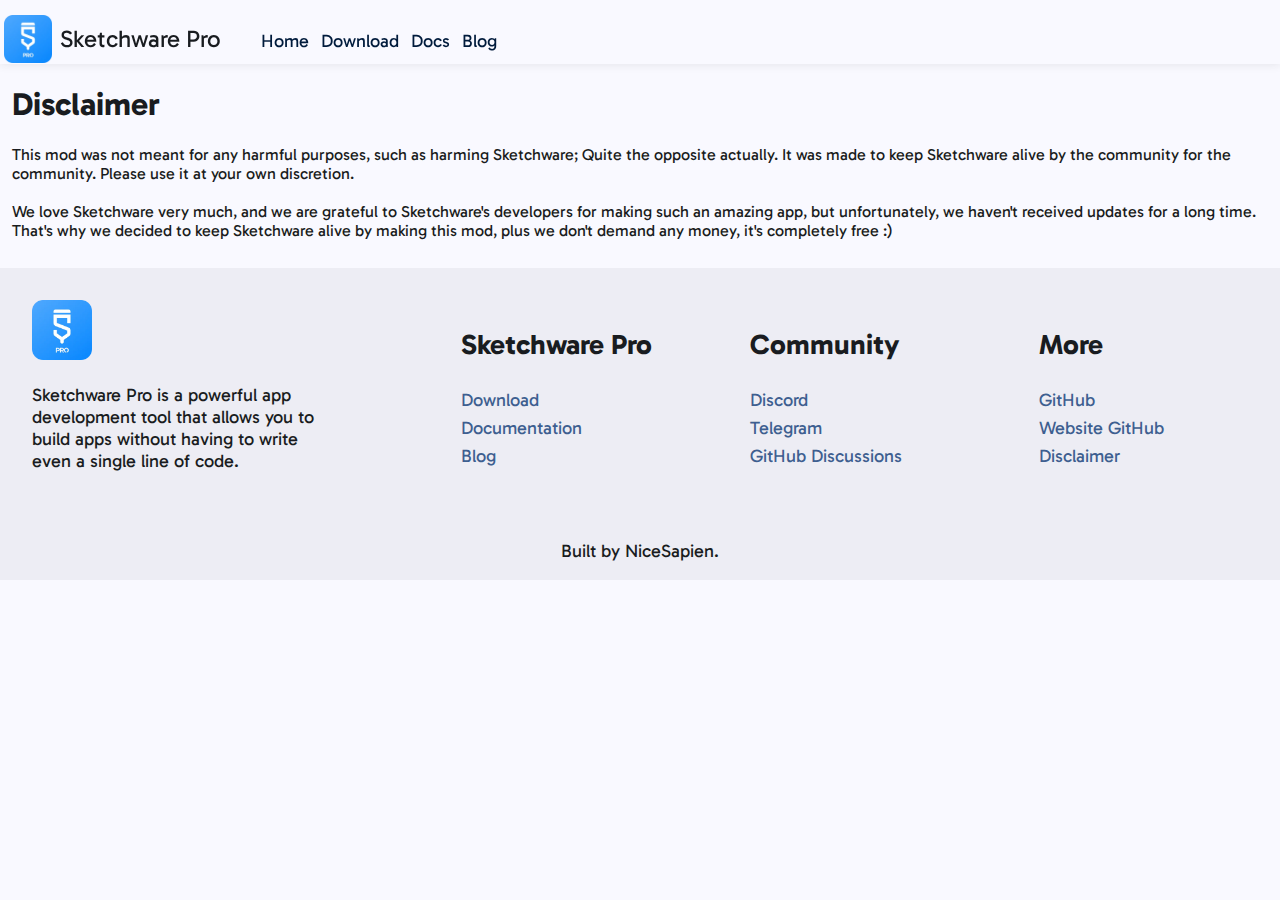
<file: disclaimer.html>
<!DOCTYPE html>
<html lang="en">
  <head>
    <!-- Google Tag Manager -->
<script>(function(w,d,s,l,i){w[l]=w[l]||[];w[l].push({'gtm.start':
  new Date().getTime(),event:'gtm.js'});var f=d.getElementsByTagName(s)[0],
  j=d.createElement(s),dl=l!='dataLayer'?'&l='+l:'';j.async=true;j.src=
  'https://www.googletagmanager.com/gtm.js?id='+i+dl;f.parentNode.insertBefore(j,f);
  })(window,document,'script','dataLayer','GTM-NFZPPW6N');</script>
  <!-- End Google Tag Manager -->
    <meta charset="UTF-8" />
    <meta name="viewport" content="width=device-width, initial-scale=1.0" />
    <link rel="preload" href="css/global-min.css" as="style">
    <link rel="stylesheet" href="css/global-min.css">
    <title>Disclaimer</title>
    <link rel="stylesheet" href="css/light.css" />
    <link rel="stylesheet" href="css/dark.css">
    <link rel="preconnect" href="https://fonts.googleapis.com">
    <link rel="preconnect" href="https://fonts.gstatic.com" crossorigin>
    <link href="https://fonts.googleapis.com/css2?family=Gabarito:wght@400&family=Poppins:ital,wght@0,500&family=Roboto:ital,wght@0,400&display=swap" rel="stylesheet">
    <link href="https://fonts.googleapis.com/css2?family=Material+Symbols+Outlined" rel="stylesheet" /> 
    <style>
 md-divider {
  padding-left: 10px;
  padding-right: 10px;
  width: 100%;
  box-sizing: border-box;
  color: var(--md-sys-color-outline);
}
    </style>
    <script>
      var navOpen;
      function openNav() {
        document.getElementById("mySidenav").style.width = "85%";
        document.getElementById("backdrop").style.display = "block";
        document.getElementById("main").style.opacity = "0.3";
        navOpen = true;
      }

      function closeNav() {
        document.getElementById("mySidenav").style.width = "0";
        document.getElementById("backdrop").style.display = "none";
        document.getElementById("main").style.opacity = "1";
        navOpen = false;
      }
      function openLink(link) {
        window.location.href = link;
      }
    </script>
  </head>
  <body id="bodi" class="light" style="width: 100%; box-sizing: border-box;">
    <!-- Google Tag Manager (noscript) -->
<noscript><iframe src="https://www.googletagmanager.com/ns.html?id=GTM-NFZPPW6N"
  height="0" width="0" style="display:none;visibility:hidden"></iframe></noscript>
  <!-- End Google Tag Manager (noscript) -->
    <header>
      <nav>
        <div class="header-container">
          <div class="logo">
            <img src="img/logo.webp" alt="SW Pro Logo" onclick="openNav()" />
            <div style="display: flex; justify-content: center">
              <p style="margin-left: 8px; font-weight: 400;" onclick="location.href = '/';">Sketchware Pro</p>
            </div>
          </div>
          <ul class="nav-links">
            <li><a href="/">Home</a></li>
            <li>
              <a href="https://sketchware-pro.vercel.app/download">Download</a>
            </li>
            <li><a href="https://sketchware-pro.vercel.app/docs">Docs</a></li>
            <li><a href="https://sketchware-pro.vercel.app/blog">Blog</a></li>
          </ul>
        </div>
      </nav>
    </header>
    <!-- this would work as the backdrop when navbar is open-->
    <div class="backdrop-container" id="backdrop" onclick=" if(navOpen){closeNav()}"></div>

    <!--the would be the drawer and it's content-->
    <div id="mySidenav" class="sidenav-container">
      <span class="drawer-close-button">
        <!--icon for closing of the navbar-->
        <div style="display: flex; width: 100%">
          <img
            src="/img/swpro.svg"
            alt="SW Pro Logo"
            style="height: 75%; width: 75%; color: white"
          />
        </div>
      </span>

      <md-divider></md-divider>
      <div id="links">
        <a href="/">
          <span class="material-symbols-outlined">home</span> Home</a
        >
        <a onclick='openLink("/download");'><span class="material-symbols-outlined">get_app</span>Download</a
        >
        <a onclick="openLink('https://sketchware-pro.vercel.app/docs')"
          ><span class="material-symbols-outlined">menu_book</span>Docs</a
        >
        <a onclick="openLink('https://sketchware-pro.vercel.app/blog')"
          ><span class="material-symbols-outlined">library_books</span>Blog</a
        >
        <md-divider></md-divider>
        <p>About</p>
        <a onclick="openLink('/team')"><span class="material-symbols-outlined">groups</span>Team</a
        >
        <a onclick="openLink('/disclaimer')"
          id='homeLink'><span class="material-symbols-outlined">warning</span>Disclaimer</a
        >
      </div>
    </div>
<div id="main" style="padding: 64px 12px 12px;">
<h1>Disclaimer</h1>
<!--- Begin your body code from here! -->
<p>This mod was not meant for any harmful purposes, such as harming Sketchware; Quite the opposite actually. It was made to keep Sketchware alive by the community for the community. Please use it at your own discretion. <br/><br/>We love Sketchware very much, and we are grateful to Sketchware's developers for making such an amazing app, but unfortunately, we haven't received updates for a long time. That's why we decided to keep Sketchware alive by making this mod, plus we don't demand any money, it's completely free :)</p>
  <script async src="https://pagead2.googlesyndication.com/pagead/js/adsbygoogle.js?client=ca-pub-2093114452213843"
     crossorigin="anonymous"></script>
<ins class="adsbygoogle"
     style="display:block; text-align:center;"
     data-ad-layout="in-article"
     data-ad-format="fluid"
     data-ad-client="ca-pub-2093114452213843"
     data-ad-slot="4994331135"></ins>
<script>
     (adsbygoogle = window.adsbygoogle || []).push({});
</script>
</div>

    <footer>
        <div id="footer">
          <div class="footer_1">
            <img src="img/logo.webp" alt="SWPro logo" style="height: 60px; width: 60px;">
            <p style="font-size: 18px; width: 70%;">Sketchware Pro is a powerful app development tool that allows you to build apps without having to write even a single line of code.</p>
          </div>
          <div class="footer_col">
            <h3>Sketchware Pro</h3>
              <a href="https://sketchware-pro.vercel.app/download">Download</a>
              <a href="https://sketchware-pro.vercel.app/docs">Documentation</a>
              <a href="https://sketchware-pro.vercel.app/blog">Blog</a>
          </div>
          <div class="footer_col">
            <h3>Community</h3>
            
            <a href="https://discord.gg/Dc8ZDBRK5V">Discord</a>
              <a href="https://t.me/sketchwarepro">Telegram</a>
              <a href="https://github.com/Sketchware-Pro/Sketchware-Pro/discussions">GitHub Discussions</a>
              
              </div>
              <div class="footer_col">
                <h3>More</h3>
                
                  <a href="https://github.com/Sketchware-Pro/Sketchware-Pro">GitHub</a>
                  <a href="https://github.com/Sketchware-Pro/Sketchware-Pro-website">Website GitHub</a>
               <a href="/disclaimer">Disclaimer</a>
                  
                  </div>
              </div>
              <p onclick="openLink('http://nicesapien.is-a.dev');">Built by NiceSapien.</p>
      </footer>
    <script>
      let colorScheme = window.matchMedia("(prefers-color-scheme: dark)");

      // Define a function to toggle the body's class
      function toggleBodyClass(e) {
        // If the user prefers dark mode, add the 'dark' class to the body
        if (e.matches) {
          document.body.classList.add("dark");
        } else {
          // Otherwise, remove the 'dark' class from the body
          document.body.classList.remove("dark");
        }
      }

      // Call the function once to set the initial class
      toggleBodyClass(colorScheme);

      // Add an event listener to the color scheme media query
      // This will call the function whenever the user changes their preference
      colorScheme.addListener(toggleBodyClass);

      // Optional: Event listener for dynamic changes
      window
        .matchMedia("(prefers-color-scheme: dark)")
        .addEventListener("change", (event) => {
          bodi.classList.remove("light"); // Always remove "light" first
          if (event.matches) {
            bodi.classList.add("dark");
          } else {
            // No need to explicitly remove "dark" here
          }
        });
</script>
        </body>
  </html>
</file>
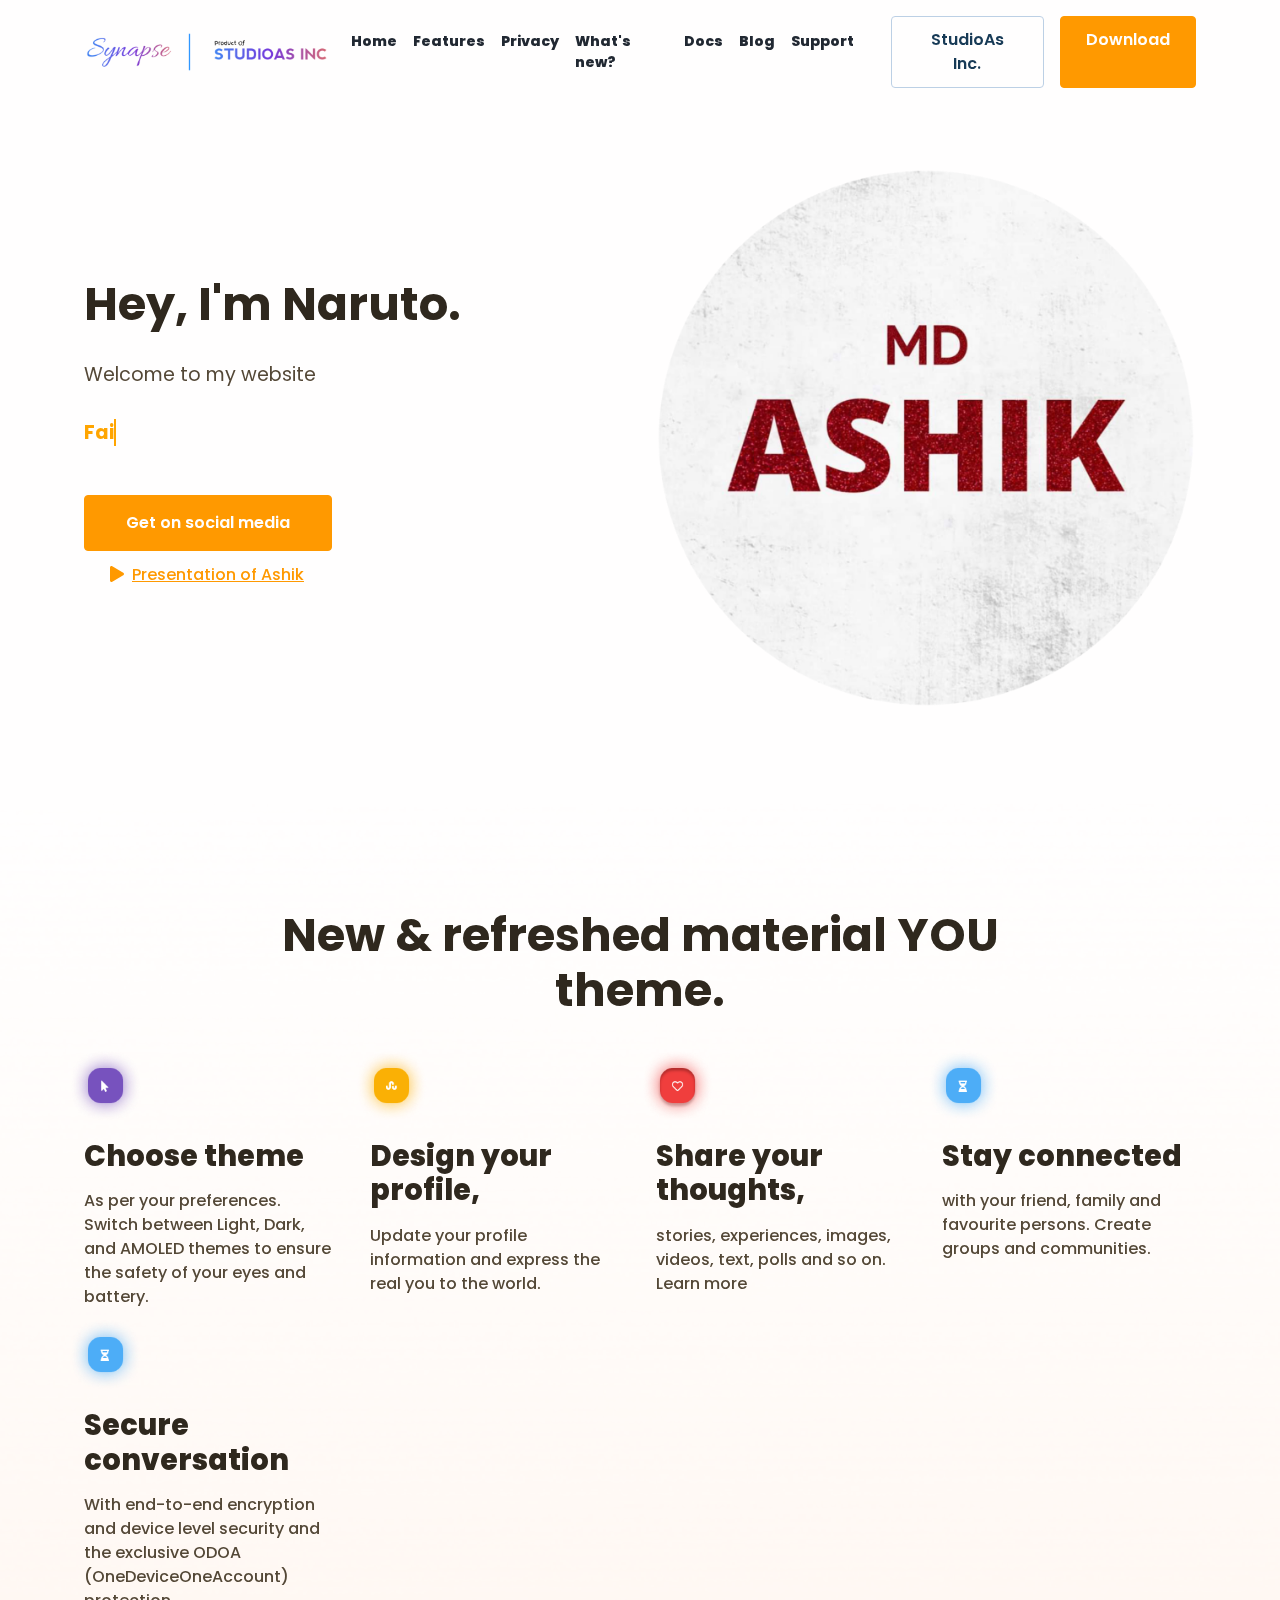
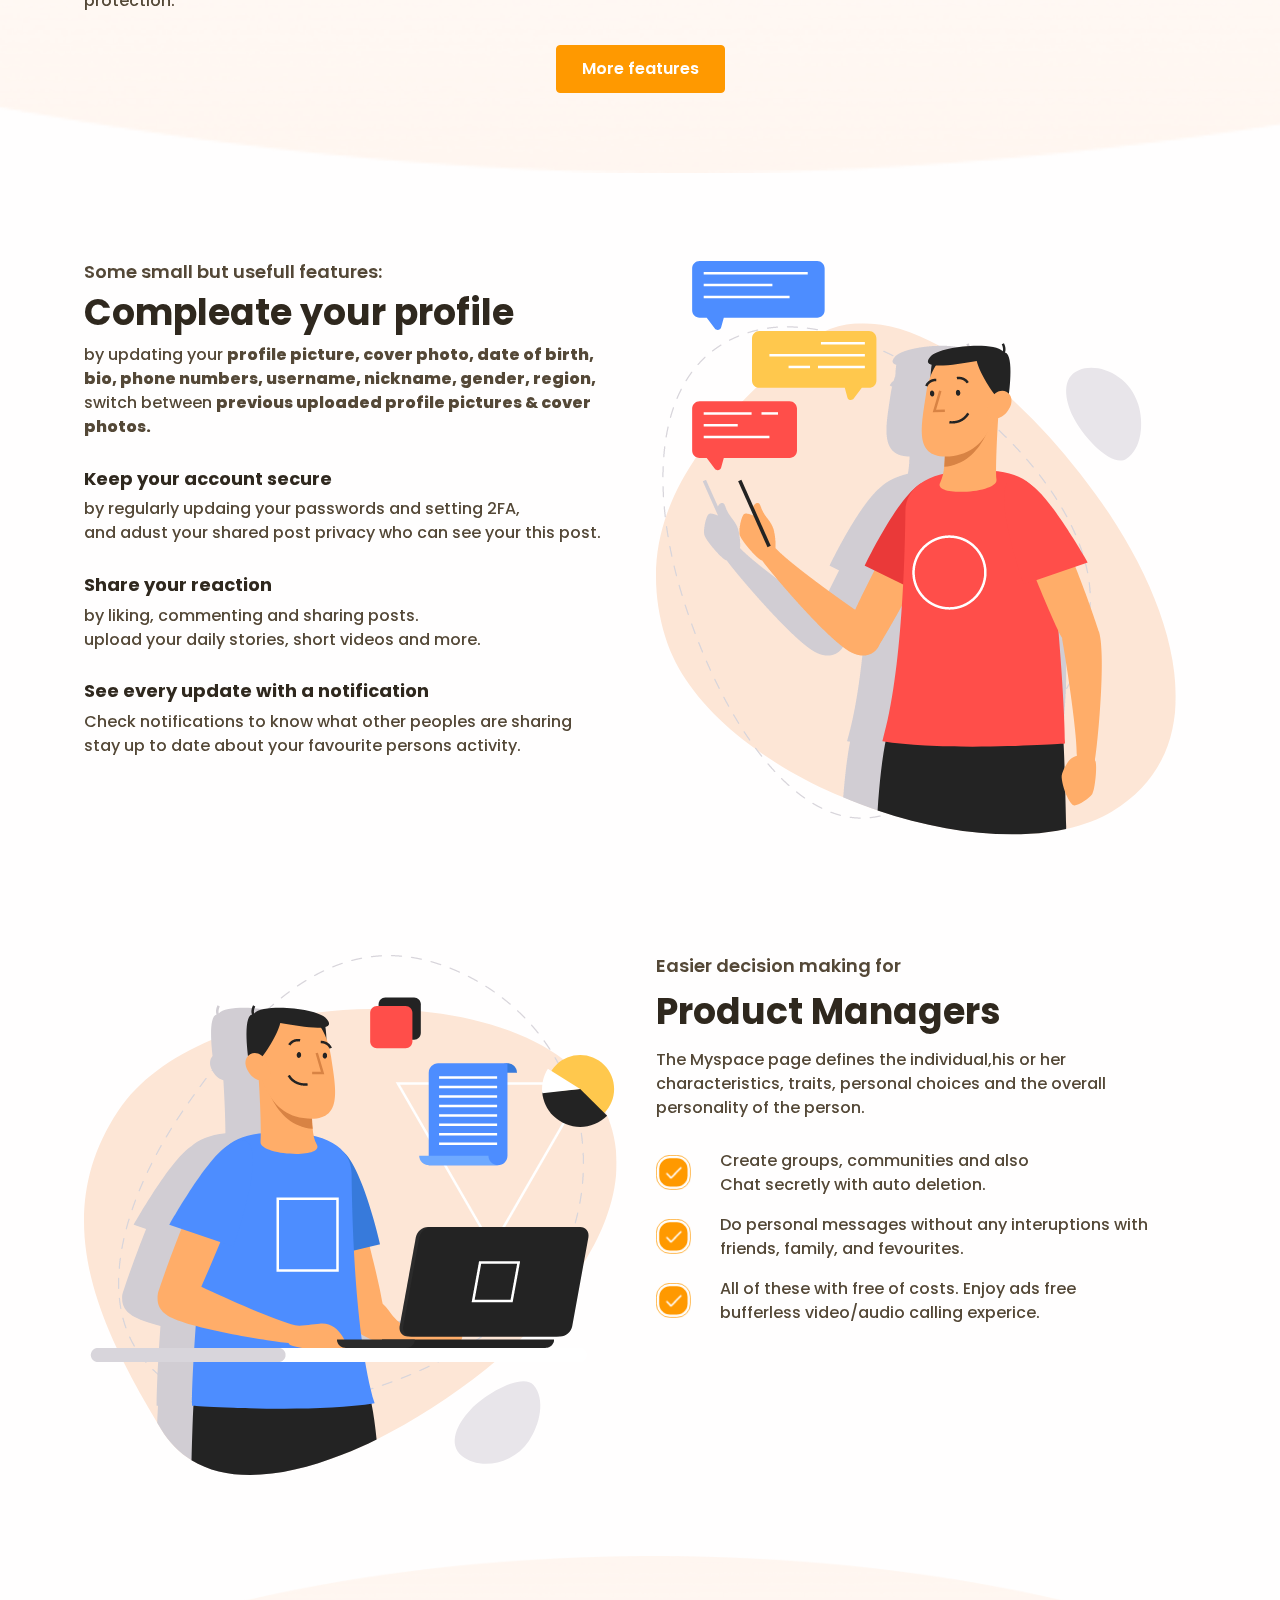
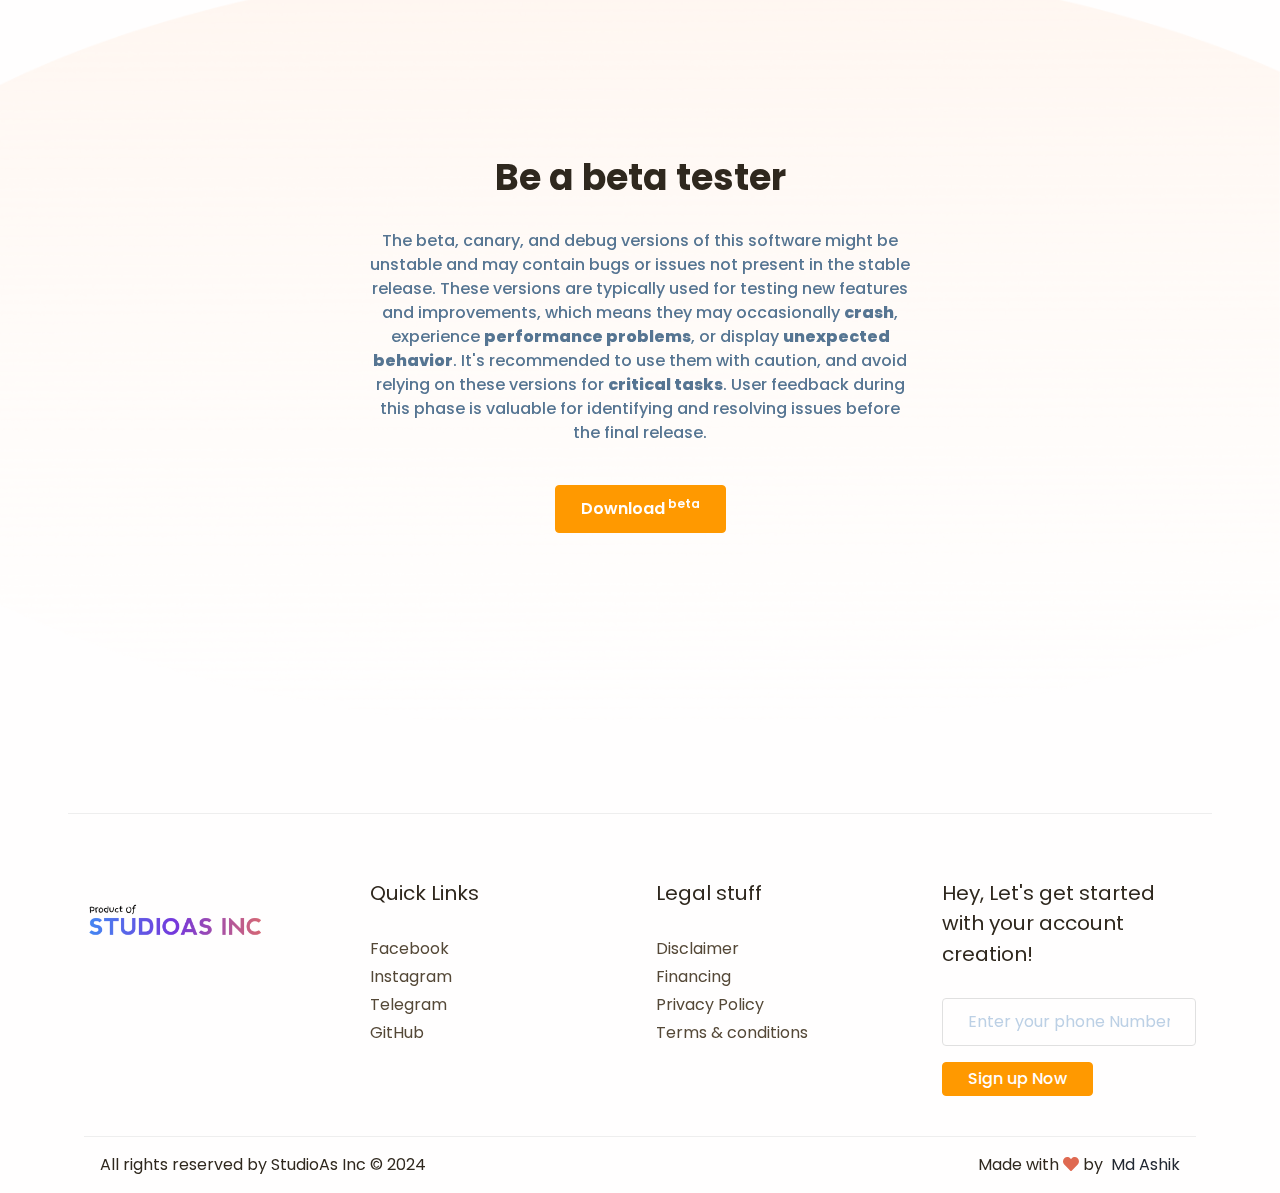
<file: iamashik.html>
<!DOCTYPE html>
<html lang="en-US" dir="ltr">

  <head>
    <meta charset="utf-8">
    <meta http-equiv="X-UA-Compatible" content="IE=edge">
    <meta name="viewport" content="width=device-width, initial-scale=1">

    <!-- ===============================================-->
    <!--    Document Title-->
    <!-- ===============================================-->
    <title>Md Naruro | Personal Informations</title>

    <!-- ===============================================-->
    <!--    Favicons-->
    <!-- ===============================================-->
    <link rel="apple-touch-icon" sizes="180x180" href="assets/img/favicons/apple-touch-icon.png">
    <link rel="icon" type="image/png" sizes="32x32" href="assets/img/favicons/favicon-32x32.png">
    <link rel="icon" type="image/png" sizes="16x16" href="assets/img/favicons/favicon-16x16.png">
    <link rel="shortcut icon" type="image/x-icon" href="assets/img/favicons/favicon.png">
    <link rel="manifest" href="assets/img/favicons/manifest.json">
    <meta name="msapplication-TileImage" content="assets/img/favicons/mstile-150x150.png">
    <meta name="theme-color" content="#ffffff">

    <!-- ===============================================-->
    <!--    Stylesheets-->
    <!-- ===============================================-->
    <link href="assets/css/theme.min.css" rel="stylesheet" />
  </head>

  <body>
    <!-- ===============================================-->
    <!--    Main Content-->
    <!-- ===============================================-->
    <main class="main" id="top">
      <nav class="navbar navbar-expand-lg navbar-light sticky-top" data-navbar-on-scroll="data-navbar-on-scroll">
        <div class="container"><a class="navbar-brand" href="synapse.html"><img src="assets/img/logo.png" height="52" alt="logo" /></a><button class="navbar-toggler" type="button" data-bs-toggle="collapse" data-bs-target="#navbarSupportedContent" aria-controls="navbarSupportedContent" aria-expanded="false" aria-label="Toggle navigation"><span class="navbar-toggler-icon"> </span></button>
          <div class="collapse navbar-collapse border-top border-lg-0 mt-4 mt-lg-0" id="navbarSupportedContent">
            <ul class="navbar-nav ms-auto">
            <li class="nav-item"><a class="nav-link" aria-current="page" href="synapse.html"><b>Home</b></a></li>
              <li class="nav-item"><a class="nav-link" aria-current="page" href="#feature"><b>Features</b></a></li>
              <li class="nav-item"><a class="nav-link" aria-current="page" href="#validation"><b>Privacy</b></a></li>
              <li class="nav-item"><a class="nav-link" aria-current="page" href="#superhero"><b>What's new?</b></a></li>
              <li class="nav-item"><a class="nav-link" aria-current="page" href="#marketing"><b>Docs</b></a></li>
              <li class="nav-item"><a class="nav-link" aria-current="page" href="#marketing"><b>Blog</b></a></li>
              <li class="nav-item"><a class="nav-link" aria-current="page" href="#marketing"><b>Support</b></a></li>
            </ul>
            <div class="d-flex ms-lg-4"><a class="btn btn-secondary-outline" href="index.html">StudioAs Inc.</a><a class="btn btn-warning ms-3" href="https://github.com/StudioAsInc/web/raw/refs/heads/main/Synapse.apk">Download</a></div>
          </div>
        </div>
      </nav>
      <section class="pt-7">
        <div class="container">
          <div class="row align-items-center">
            <div class="col-md-6 text-md-start text-center py-6">
              <h1 class="mb-4 fs-9 fw-bold">Hey, I'm Naruto.</h1>
              <p class="mb-6 lead text-secondary">
    Welcome to my website<br class="d-none d-xl-block" /><br>
    <span id="dynamic-text">Fair and lovely</span><br class="d-none d-xl-block" />
</p>
              <div class="text-center text-md-start"><a class="btn btn-warning me-3 btn-lg" href="https://github.com/StudioAsInc/web/raw/refs/heads/main/Synapse.apk" role="button">Get on social media</a><br><a class="btn btn-link text-warning fw-medium" href="#!" role="button" data-bs-toggle="modal" data-bs-target="#popupVideo"><span class="fas fa-play me-2"></span>Presentation of Ashik</a></div>
            </div>
            <div class="col-md-6 text-end"><img class="pt-7 pt-md-0 img-fluid" src="assets/img/about_ashik/main_pic.png" alt="" /></div>
          </div>
        </div>
      </section>

      <!-- ============================================-->
      <!-- <section> begin ============================-->
      <section class="pt-5 pt-md-9 mb-6" id="feature">
        <div class="bg-holder z-index--1 bottom-0 d-none d-lg-block" style="background-image:url(assets/img/category/shape.png);opacity:.5;"></div>
        <!--/.bg-holder-->
        <div class="container">
          <h1 class="fs-9 fw-bold mb-4 text-center"> New & refreshed material YOU<br class="d-none d-xl-block" /> theme.</h1>
          <div class="row">
            <div class="col-lg-3 col-sm-6 mb-2"> <img class="mb-3 ms-n3" src="assets/img/category/icon1.png" width="75" alt="Feature" />
             <h1 class="mb-3"> <b>Choose theme</b></h1>
              <p class="mb-0 fw-medium text-secondary">As per your preferences. Switch between Light, Dark, and AMOLED themes to ensure the safety of your eyes and battery.</p>
            </div>
            <div class="col-lg-3 col-sm-6 mb-2"> <img class="mb-3 ms-n3" src="assets/img/category/icon2.png" width="75" alt="Feature" />
              <h1 class="mb-3"><b>Design your profile,</b></h1>
              <p class="mb-0 fw-medium text-secondary">Update your profile information and express the real you to the world.</p>
            </div>
            <div class="col-lg-3 col-sm-6 mb-2"> <img class="mb-3 ms-n3" src="assets/img/category/icon3.png" width="75" alt="Feature" />
              <h1 class="mb-3"><b>Share your thoughts,</b></h1>
              <p class="mb-0 fw-medium text-secondary">stories, experiences, images, videos, text, polls and so on. Learn more</p>
            </div>
            <div class="col-lg-3 col-sm-6 mb-2"> <img class="mb-3 ms-n3" src="assets/img/category/icon4.png" width="75" alt="Feature" />
              <h1 class="mb-3"><b>Stay connected</b></h1>
              <p class="mb-0 fw-medium text-secondary">with your friend, family and favourite persons. Create groups and communities.</p>
            </div>
            <div class="col-lg-3 col-sm-6 mb-2"> <img class="mb-3 ms-n3" src="assets/img/category/icon4.png" width="75" alt="Feature" />
              <h1 class="mb-3"><b>Secure conversation</b></h1>
              <p class="mb-0 fw-medium text-secondary">With end-to-end encryption and device level security and the exclusive ODOA (OneDeviceOneAccount) protection. </p>
            </div>
          </div>
          <br>
          <div class="text-center"><a class="btn btn-warning" href="#!" role="button">More features</a></div>
        </div><!-- end of .container-->
      </section><!-- <section> close ============================-->
      <!-- ============================================-->



      <!-- ============================================-->
      <!-- <section> begin ============================-->
      <section class="pt-5" id="validation">
        <div class="container">
          <div class="row">
            <div class="col-lg-6">
              <h5 class="text-secondary">Some small but usefull features:</h5>
              <h3 class="mb-2 fs-7 fw-bold">Compleate your profile</h3>
              <p class="mb-4 fw-medium text-secondary">by updating your <b>profile picture, cover photo, date of birth, bio, phone numbers, username, nickname, gender, region,</b> switch between <b>previous uploaded profile pictures & cover photos.</b></p>
              <h4 class="fs-1 fw-bold">Keep your account secure</h4>
              <p class="mb-4 fw-medium text-secondary">by regularly updaing your passwords and setting 2FA,<br />and adust your shared post privacy who can see your this post.</p>
              <h4 class="fs-1 fw-bold">Share your reaction</h4>
              <p class="mb-4 fw-medium text-secondary">by liking, commenting and sharing posts.<br />upload your daily stories, short videos and more.</p>
              <h4 class="fs-1 fw-bold">See every update with a notification</h4>
              <p class="mb-4 fw-medium text-secondary">Check notifications to know what other peoples are sharing<br />stay up to date about your favourite persons activity.</p>
            </div>
            <div class="col-lg-6"><img class="img-fluid" src="assets/img/validation/validation.png" alt="" /></div>
          </div>
        </div><!-- end of .container-->
      </section><!-- <section> close ============================-->
      <!-- ============================================-->



      <!-- ============================================-->
      <!-- <section> begin ============================-->
      <section class="pt-5" id="manager">
        <div class="container">
          <div class="row">
            <div class="col-lg-6"><img class="img-fluid" src="assets/img/manager/manager.png" alt="" /></div>
            <div class="col-lg-6">
              <h5 class="text-secondary">Easier decision making for</h5>
              <p class="fs-7 fw-bold mb-2">Product Managers</p>
              <p class="mb-4 fw-medium text-secondary">The Myspace page defines the individual,his or her
                characteristics, traits, personal choices and the overall<br />personality of the person.</p>
              <div class="d-flex align-items-center mb-3"> <img class="me-sm-4 me-2" src="assets/img/manager/tick.png" width="35" alt="tick" />
                <p class="fw-medium mb-0 text-secondary">Create groups, communities and also<br />Chat secretly with auto deletion.</p>
              </div>
              <div class="d-flex align-items-center mb-3"> <img class="me-sm-4 me-2" src="assets/img/manager/tick.png" width="35" alt="tick" />
                <p class="fw-medium mb-0 text-secondary">Do personal messages without any interuptions with<br />friends, family, and fevourites.</p>
              </div>
              <div class="d-flex align-items-center mb-3"><img class="me-sm-4 me-2" src="assets/img/manager/tick.png" width="35" alt="tick" />
                <p class="fw-medium mb-0 text-secondary"> All of these with free of costs. Enjoy ads free<br />bufferless video/audio calling experice.</p>
              </div>
            </div>
          </div>
        </div><!-- end of .container-->
      </section><!-- <section> close ============================-->
      <!-- ============================================-->



      </section><!-- <section> close ============================-->
      <!-- ============================================-->



      <!-- ============================================-->
      <!-- <section> begin ============================-->
      <section class="py-md-11 py-8" id="superhero">
        <div class="bg-holder z-index--1 bottom-0 d-none d-lg-block background-position-top" style="background-image:url(assets/img/superhero/oval.png);opacity:.5; background-position: top !important ;"></div>
        <!--/.bg-holder-->
        <div class="container">
          <div class="row justify-content-center">
            <div class="col-lg-6 text-center">
              <h1 class="fw-bold mb-4 fs-7">Be a beta tester</h1>
              <p class="mb-5 text-info fw-medium">The beta, canary, and debug versions of this software might be unstable and may contain bugs or issues not present in the stable release. These versions are typically used for testing new features and improvements, which means they may occasionally <b>crash</b>, experience <b>performance problems</b>, or display <b>unexpected behavior</b>. It's recommended to use them with caution, and avoid relying on these versions for <b>critical tasks</b>. User feedback during this phase is valuable for identifying and resolving issues before the final release.</p><button class="btn btn-warning btn-md">Download<sup> beta</sup>
</button>
            </div>
          </div>
        </div><!-- end of .container-->
      </section><!-- <section> close ============================-->
      <!-- ============================================-->



      
        </div><!-- end of .container-->
      </section><!-- <section> close ============================-->
      <!-- ============================================-->



      <!-- ============================================-->
      <!-- <section> begin ============================-->
      <section class="pb-2 pb-lg-5">
        <div class="container">
          <div class="row border-top border-top-secondary pt-7">
            <div class="col-lg-3 col-md-6 mb-4 mb-md-6 mb-lg-0 mb-sm-2 order-1 order-md-1 order-lg-1"><img class="mb-4" src="assets/img/sai_logo.png" width="184" alt="" /></div>
            <div class="col-lg-3 col-md-6 mb-4 mb-lg-0 order-3 order-md-3 order-lg-2">
              <p class="fs-2 mb-lg-4">Quick Links</p>
              <ul class="list-unstyled mb-0">
                <li class="mb-1"><a class="link-900 text-secondary text-decoration-none" href="https://www.facebook.com/IamAshik.fb">Facebook</a></li>
                <li class="mb-1"><a class="link-900 text-secondary text-decoration-none" href="https://www.instagram.com/IamAshik.fb">Instagram</a></li>
                <li class="mb-1"><a class="link-900 text-secondary text-decoration-none" href="https://t.me/studioasinc">Telegram</a></li>
                <li class="mb-1"><a class="link-900 text-secondary text-decoration-none" href="https://github.com/StudioAsInc">GitHub</a></li>
              </ul>
            </div>
            <div class="col-lg-3 col-md-6 mb-4 mb-lg-0 order-4 order-md-4 order-lg-3">
              <p class="fs-2 mb-lg-4">Legal stuff</p>
              <ul class="list-unstyled mb-0">
                <li class="mb-1"><a class="link-900 text-secondary text-decoration-none" href="disclaimer.html">Disclaimer</a></li>
                <li class="mb-1"><a class="link-900 text-secondary text-decoration-none" href="something.html">Financing</a></li>
                <li class="mb-1"><a class="link-900 text-secondary text-decoration-none" href="privacy policy.html">Privacy Policy</a></li>
                <li class="mb-1"><a class="link-900 text-secondary text-decoration-none" href="terms.html">Terms & conditions</a></li>
              </ul>
            </div>
            <div class="col-lg-3 col-md-6 col-6 mb-4 mb-lg-0 order-2 order-md-2 order-lg-4">
              <p class="fs-2 mb-lg-4">Hey, Let's get started with your account creation!</p>
              <form class="mb-3"><input class="form-control" type="email" placeholder="Enter your phone Number" aria-label="phone" /></form><button class="btn btn-warning fw-medium py-1">Sign up Now</button>
            </div>
          </div>
        </div><!-- end of .container-->
      </section><!-- <section> close ============================-->
      <!-- ============================================-->



      <!-- ============================================-->
      <!-- <section> begin ============================-->
      <section class="text-center py-0">
        <div class="container">
          <div class="container border-top py-3">
            <div class="row justify-content-between">
              <div class="col-12 col-md-auto mb-1 mb-md-0">
                <p class="mb-0">All rights reserved by StudioAs Inc &copy; 2024 </p>
              </div>
              <div class="col-12 col-md-auto">
                <p class="mb-0"> Made with<span class="fas fa-heart mx-1 text-danger"> </span>by <a class="text-decoration-none ms-1" href="https://www.facebook.com/IamAshik.fb" target="_blank">Md Ashik</a></p>
              </div>
            </div>
          </div>
        </div><!-- end of .container-->
      </section><!-- <section> close ============================-->
      <!-- ============================================-->

    </main><!-- ===============================================-->
    <!--    End of Main Content-->
    <!-- ===============================================-->

    <div class="modal fade" id="popupVideo" tabindex="-1" aria-labelledby="popupVideo" aria-hidden="true">
      <div class="modal-dialog modal-dialog-centered modal-lg">
        <div class="modal-content"> <iframe class="rounded" style="width:100%;height:273px;" src="https://www.youtube.com/embed/ZB4jEfVkrik" title="YouTube video player" allow="accelerometer; autoplay; clipboard-write; encrypted-media; gyroscope; picture-in-picture" allowfullscreen></iframe></div>
      </div>
    </div>

    <!-- ===============================================-->
    <!--    JavaScripts-->
    <!-- ===============================================-->
    <script src="vendors/@popperjs/popper.min.js"></script>
    <script src="vendors/bootstrap/bootstrap.min.js"></script>
    <script src="vendors/is/is.min.js"></script>
    <script src="https://polyfill.io/v3/polyfill.min.js?features=window.scroll"></script>
    <script src="vendors/fontawesome/all.min.js"></script>
    <script src="assets/js/theme.js"></script>
    <link href="https://fonts.googleapis.com/css2?family=Poppins:wght@400;500;600;700&amp;family=Volkhov:wght@700&amp;display=swap" rel="stylesheet">
  </body>

</html>
</file>
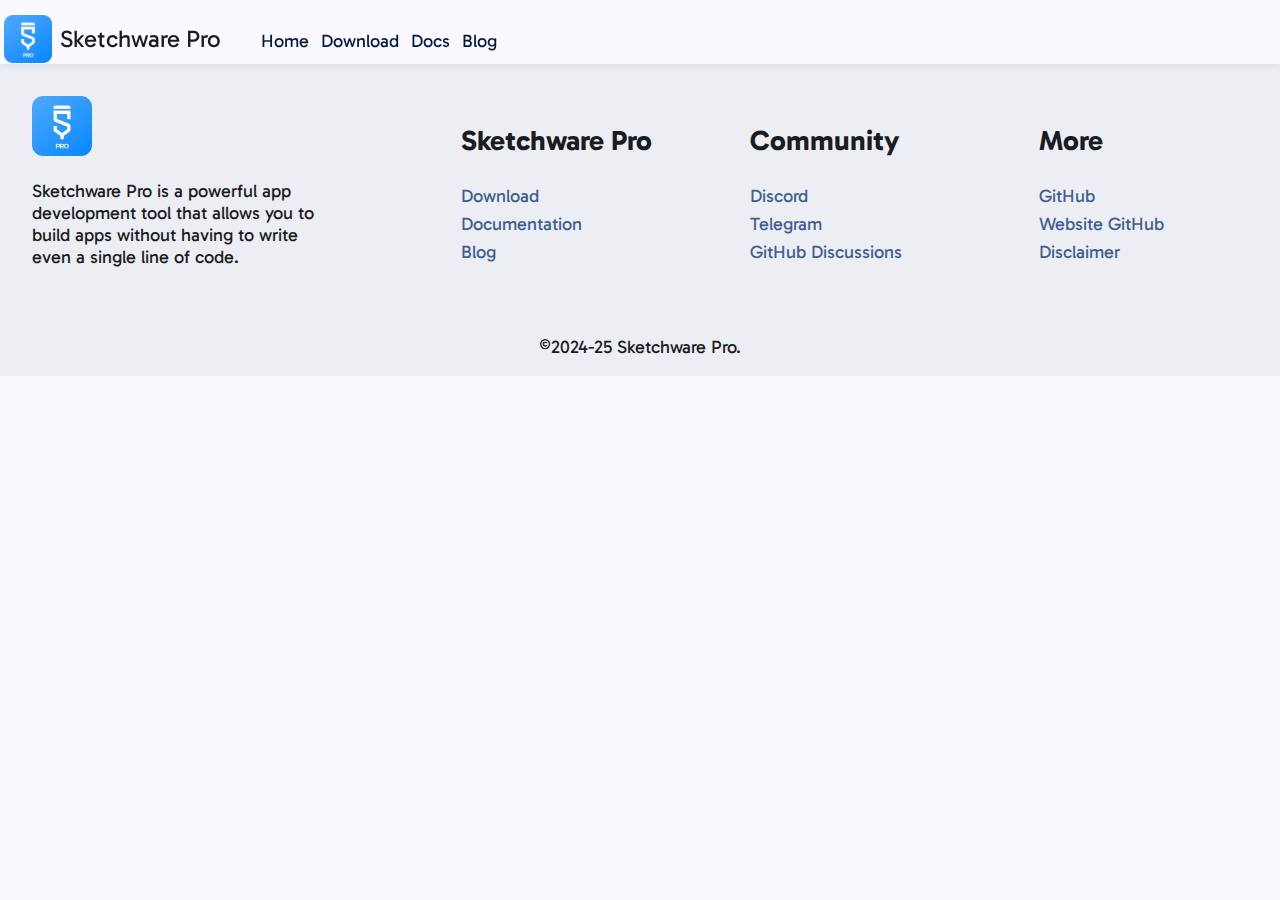
<file: scaffold.html>
<!DOCTYPE html>
<html lang="en">
  <head>
    <!-- Google Tag Manager -->
<script>(function(w,d,s,l,i){w[l]=w[l]||[];w[l].push({'gtm.start':
  new Date().getTime(),event:'gtm.js'});var f=d.getElementsByTagName(s)[0],
  j=d.createElement(s),dl=l!='dataLayer'?'&l='+l:'';j.async=true;j.src=
  'https://www.googletagmanager.com/gtm.js?id='+i+dl;f.parentNode.insertBefore(j,f);
  })(window,document,'script','dataLayer','GTM-NFZPPW6N');</script>
  <!-- End Google Tag Manager -->
    <meta charset="UTF-8" />
    <meta name="viewport" content="width=device-width, initial-scale=1.0" />
    <link rel="preload" href="css/global-min.css" as="style">
    <link rel="stylesheet" href="css/global-min.css">
    <title>Team</title>
    <link rel="stylesheet" href="/css/light.css" />
    <link rel="stylesheet" href="/css/dark.css">
    <link rel="preconnect" href="https://fonts.googleapis.com">
    <link rel="preconnect" href="https://fonts.gstatic.com" crossorigin>
    <link href="https://fonts.googleapis.com/css2?family=Gabarito:wght@400&family=Poppins:ital,wght@0,500&family=Roboto:ital,wght@0,400&display=swap" rel="stylesheet">
    <link href="https://fonts.googleapis.com/css2?family=Material+Symbols+Outlined" rel="stylesheet" /> 
    <style>
 md-divider {
  padding-left: 10px;
  padding-right: 10px;
  width: 100%;
  box-sizing: border-box;
  color: var(--md-sys-color-outline);
}
    </style>
    <script>
      var navOpen;
      function openNav() {
        document.getElementById("mySidenav").style.width = "85%";
        document.getElementById("backdrop").style.display = "block";
        document.getElementById("main").style.opacity = "0.3";
        navOpen = true;
      }

      function closeNav() {
        document.getElementById("mySidenav").style.width = "0";
        document.getElementById("backdrop").style.display = "none";
        document.getElementById("main").style.opacity = "1";
        navOpen = false;
      }
      function openLink(link) {
        window.location.href = link;
      }
    </script>
  </head>
  <body id="bodi" class="light" style="width: 100%; box-sizing: border-box;">
    <header>
      <nav>
        <div class="header-container">
          <div class="logo">
            <img src="img/logo.webp" alt="SW Pro Logo" onclick="openNav()" />
            <div style="display: flex; justify-content: center">
              <p style="margin-left: 8px; font-weight: 400;" onclick="location.href = '/';">Sketchware Pro</p>
            </div>
          </div>
          <ul class="nav-links">
            <li><a href="/">Home</a></li>
            <li>
              <a href="https://sketchware-pro.vercel.app/download">Download</a>
            </li>
            <li><a href="https://sketchware-pro.vercel.app/docs">Docs</a></li>
            <li><a href="https://sketchware-pro.vercel.app/blog">Blog</a></li>
          </ul>
        </div>
      </nav>
    </header>
    <!-- this would work as the backdrop when navbar is open-->
    <div class="backdrop-container" id="backdrop" onclick=" if(navOpen){closeNav()}"></div>

    <!--the would be the drawer and it's content-->
    <div id="mySidenav" class="sidenav-container">
      <span class="drawer-close-button">
        <!--icon for closing of the navbar-->
        <div style="display: flex; width: 100%">
          <img
            src="/img/swpro.svg"
            alt="SW Pro Logo"
            style="height: 75%; width: 75%; color: white"
          />
        </div>
      </span>

      <md-divider></md-divider>
      <div id="links">
        <a href="/">
          <span class="material-symbols-outlined">home</span> Home</a
        >
        <a onclick='openLink("/download");'
           id="homeLink"><span class="material-symbols-outlined">get_app</span>Download</a
        >
        <a onclick="openLink('https://sketchware-pro.vercel.app/docs')"
          ><span class="material-symbols-outlined">menu_book</span>Docs</a
        >
        <a onclick="openLink('https://sketchware-pro.vercel.app/blog')"
          ><span class="material-symbols-outlined">library_books</span>Blog</a
        >
        <md-divider></md-divider>
        <p>About</p>
        <a onclick="openLink('/team')"><span class="material-symbols-outlined">groups</span>Team</a
        >
        <a onclick="openLink('https://sketchware-pro.vercel.app/about')"
          ><span class="material-symbols-outlined">warning</span>Disclaimer</a
        >
      </div>
    </div>
<div id="main" style="padding-top: 64px;">

<!--- Begin your body code from here! -->

</div>

    <footer>
        <div id="footer">
          <div class="footer_1">
            <img src="img/logo.webp" alt="SWPro logo" style="height: 60px; width: 60px;">
            <p style="font-size: 18px; width: 70%;">Sketchware Pro is a powerful app development tool that allows you to build apps without having to write even a single line of code.</p>
          </div>
          <div class="footer_col">
            <h3>Sketchware Pro</h3>
              <a href="https://sketchware-pro.vercel.app/download">Download</a>
              <a href="https://sketchware-pro.vercel.app/docs">Documentation</a>
              <a href="https://sketchware-pro.vercel.app/blog">Blog</a>
          </div>
          <div class="footer_col">
            <h3>Community</h3>
            
            <a href="https://discord.gg/Dc8ZDBRK5V">Discord</a>
              <a href="https://t.me/sketchwarepro">Telegram</a>
              <a href="https://github.com/Sketchware-Pro/Sketchware-Pro/discussions">GitHub Discussions</a>
              
              </div>
              <div class="footer_col">
                <h3>More</h3>
                
                  <a href="https://github.com/Sketchware-Pro/Sketchware-Pro">GitHub</a>
                  <a href="https://github.com/Sketchware-Pro/Sketchware-Pro-website">Website GitHub</a>
               <a href="https://sketchware-pro.vercel.app/about">Disclaimer</a>
                  
                  </div>
              </div>
              <p>©2024-25 Sketchware Pro.</p>
      </footer>
    <script>
      let colorScheme = window.matchMedia("(prefers-color-scheme: dark)");

      // Define a function to toggle the body's class
      function toggleBodyClass(e) {
        // If the user prefers dark mode, add the 'dark' class to the body
        if (e.matches) {
          document.body.classList.add("dark");
        } else {
          // Otherwise, remove the 'dark' class from the body
          document.body.classList.remove("dark");
        }
      }

      // Call the function once to set the initial class
      toggleBodyClass(colorScheme);

      // Add an event listener to the color scheme media query
      // This will call the function whenever the user changes their preference
      colorScheme.addListener(toggleBodyClass);

      // Optional: Event listener for dynamic changes
      window
        .matchMedia("(prefers-color-scheme: dark)")
        .addEventListener("change", (event) => {
          bodi.classList.remove("light"); // Always remove "light" first
          if (event.matches) {
            bodi.classList.add("dark");
          } else {
            // No need to explicitly remove "dark" here
          }
        });
</script>
        </body>
</html>
</file>
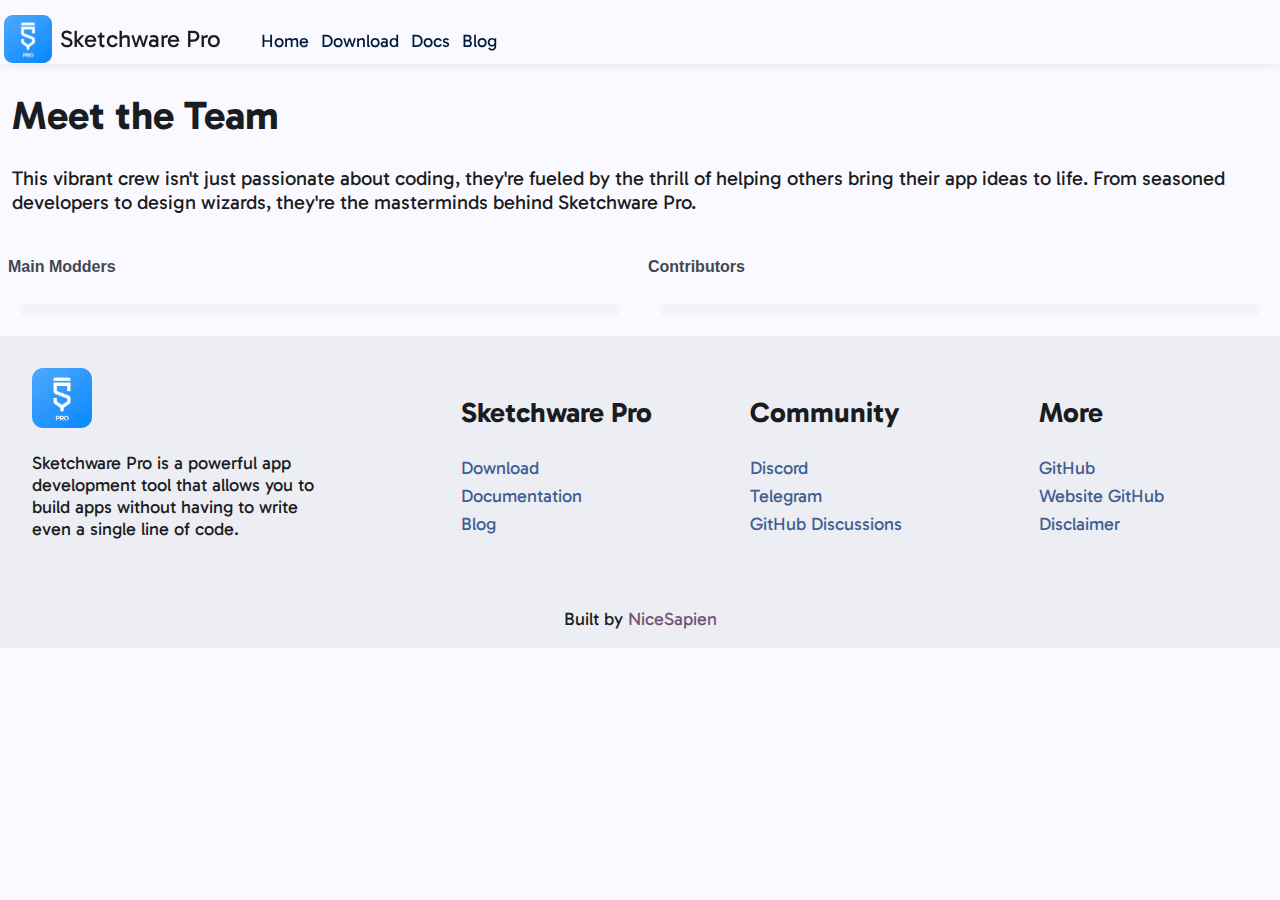
<file: team.html>
<!DOCTYPE html>
<html lang="en">
  <head>
    <script async src="https://pagead2.googlesyndication.com/pagead/js/adsbygoogle.js?client=ca-pub-2093114452213843"
     crossorigin="anonymous"></script>
    <!-- Google Tag Manager -->
<script>(function(w,d,s,l,i){w[l]=w[l]||[];w[l].push({'gtm.start':
  new Date().getTime(),event:'gtm.js'});var f=d.getElementsByTagName(s)[0],
  j=d.createElement(s),dl=l!='dataLayer'?'&l='+l:'';j.async=true;j.src=
  'https://www.googletagmanager.com/gtm.js?id='+i+dl;f.parentNode.insertBefore(j,f);
  })(window,document,'script','dataLayer','GTM-NFZPPW6N');</script>
  <!-- End Google Tag Manager -->
    <meta charset="UTF-8" />
    <meta name="viewport" content="width=device-width, initial-scale=1.0" />
    <link rel="preload" href="css/global-min.css" as="style" />
    <link rel="stylesheet" href="css/global-min.css" />
    <title>Team</title>
    <link rel="stylesheet" href="/css/light.css" />
    <link rel="stylesheet" href="/css/dark.css" />
    <script src="script/team-bundle.js"></script>
    <link rel="preconnect" href="https://fonts.googleapis.com" />
    <link rel="preconnect" href="https://fonts.gstatic.com" crossorigin />
    <link
      href="https://fonts.googleapis.com/css2?family=Gabarito:wght@400&family=Poppins:ital,wght@0,500&family=Roboto:ital,wght@0,400&display=swap"
      rel="stylesheet"
    />
    <link
      href="https://fonts.googleapis.com/css2?family=Material+Symbols+Outlined"
      rel="stylesheet"
    />
    <link rel="icon" type="image/x-icon" href="/img/logo.webp" />
    <style>
      /* Styles for modders list */
      .modders-list {
        list-style-type: none;
        padding: 6px;
        border-radius: 12px;
        margin: 20px;
        background-color: var(--md-sys-color-surface-container-low);
      }
      #main {
        font-family: "Product Sans Regular";
      }
      .modder-item {
        display: flex;
        align-items: center;
        padding: 20px;
      }

      .modder-item img {
        width: 48px;
        height: 48px;
        border-radius: 50%;
        margin-right: 16px;
      }

      .modder-info {
        flex: 1;
      }

      .modder-username {
        font-weight: bold;
      }

      .modder-description {
        color: var(--md-sys-color-on-surface-variant);
      }
      .loading-indicator {
        text-align: center;
        padding-top: 64px;
      }

      .spinner {
        width: 40px;
        height: 40px;
        border-radius: 50%;
        border: 4px solid var(--mdc-theme-primary);
        border-top-color: transparent;
        animation: spin 1s linear infinite;
      }
      .modders {
        width: 50%;
      }
      #mainDiv {
        display: flex;
      }
      @media (min-width: 100px) and (max-width: 1024px) {
        #mainDiv {
          flex-direction: column;
        }
        .modders {
          width: 100%;
        }
      }
      @keyframes spin {
        to {
          transform: rotate(360deg);
        }
      }
      #main {
        width: 100%;
        box-sizing: border-box;
        font-family: "Gabarito", sans-serif;
      }
      md-divider {
        padding-left: 10px;
        padding-right: 10px;
        width: 100%;
        box-sizing: border-box;
        color: var(--md-sys-color-outline);
      }
    </style>
    <script>
      var navOpen;
      function openNav() {
        document.getElementById("mySidenav").style.width = "85%";
        document.getElementById("backdrop").style.display = "block";
        document.getElementById("main").style.opacity = "0.3";
        navOpen = true;
      }

      function closeNav() {
        document.getElementById("mySidenav").style.width = "0";
        document.getElementById("backdrop").style.display = "none";
        document.getElementById("main").style.opacity = "1";
        navOpen = false;
      }
      function openLink(link) {
        window.location.href = link;
      }
    </script>
  </head>
  <body class="light" style="width: 100%; box-sizing: border-box">
<!-- Google Tag Manager (noscript) -->
<noscript><iframe src="https://www.googletagmanager.com/ns.html?id=GTM-NFZPPW6N"
  height="0" width="0" style="display:none;visibility:hidden"></iframe></noscript>
  <!-- End Google Tag Manager (noscript) -->
    <header>
      <nav>
        <div class="header-container">
          <div class="logo">
            <img src="img/logo.webp" alt="SW Pro Logo" onclick="openNav()" />
            <div style="display: flex; justify-content: center">
              <p
                style="margin-left: 8px; font-weight: 400"
                onclick="location.href = '/';"
              >
                Sketchware Pro
              </p>
            </div>
          </div>
          <ul class="nav-links">
            <li><a href="/">Home</a></li>
            <li>
              <a href="/download">Download</a>
            </li>
            <li><a href="https://sketchware-pro.vercel.app/docs">Docs</a></li>
            <li><a href="https://sketchware-pro.vercel.app/blog">Blog</a></li>
          </ul>
        </div>
      </nav>
    </header>
    <!-- this would work as the backdrop when navbar is open-->
    <div
      class="backdrop-container"
      id="backdrop"
      onclick=" if(navOpen){closeNav()}"
    ></div>

    <!--the would be the drawer and it's content-->
    <div id="mySidenav" class="sidenav-container">
      <span class="drawer-close-button">
        <!--icon for closing of the navbar-->
        <div style="display: flex; width: 100%">
          <img
            src="/img/swpro.svg"
            alt="SW Pro Logo"
            style="height: 75%; width: 75%; color: white"
          />
        </div>
      </span>

      <md-divider></md-divider>
      <div id="links">
        <a href="/">
          <span class="material-symbols-outlined">home</span> Home</a
        >
        <a onclick='openLink("/download");'
          ><span class="material-symbols-outlined">get_app</span>Download</a
        >
        <a onclick="openLink('https://sketchware-pro.vercel.app/docs')"
          ><span class="material-symbols-outlined">menu_book</span>Docs</a
        >
        <a onclick="openLink('https://sketchware-pro.vercel.app/blog')"
          ><span class="material-symbols-outlined">library_books</span>Blog</a
        >
        <md-divider></md-divider>
        <p>About</p>
        <a onclick="openLink('/team')" id="homeLink"
          ><span class="material-symbols-outlined">groups</span>Team</a
        >
        <a onclick="openLink('https://sketchware-pro.vercel.app/about')"
          ><span class="material-symbols-outlined">warning</span>Disclaimer</a
        >
      </div>
    </div>

    <div id="main">
      <div id="loadingIndicator" class="loading-indicator">
        <div class="spinner"></div>
      </div>

      <div
        id="sec1"
        style="padding: 12px; padding-top: 64px; padding-bottom: 0px"
      >
        <h1 style="font-size: 40px">Meet the Team</h1>
        <p style="font-size: 20px">
          This vibrant crew isn't just passionate about coding, they're fueled
          by the thrill of helping others bring their app ideas to life. From
          seasoned developers to design wizards, they're the masterminds behind
          Sketchware Pro.
        </p>
      </div>
      <div id="mainDiv">
        <!-- Separate div elements for Main Modders and Contributors lists -->
        <div id="mainModders" class="modders">
          <h3
            style="
              padding: 8px;
              font-size: 16px;
              color: var(--md-sys-color-on-surface-variant);
              font-family: 'Product Sans Regular', sans-serif;
            "
          >
            Main Modders
          </h3>
          <ul id="mainModdersList" class="modders-list"></ul>
        </div>
        <div id="contributors" class="modders">
          <h3
            style="
              padding: 8px;
              font-size: 16px;
              color: var(--md-sys-color-on-surface-variant);
              font-family: 'Product Sans Regular', sans-serif;
            "
          >
            Contributors
          </h3>
          <ul id="contributorsList" class="modders-list"></ul>
        </div>
      </div>
    </div>

    <footer>
      <div id="footer">
        <div class="footer_1">
          <img
            src="img/logo.webp"
            alt="SWPro logo"
            style="height: 60px; width: 60px"
          />
          <p style="font-size: 18px; width: 70%">
            Sketchware Pro is a powerful app development tool that allows you to
            build apps without having to write even a single line of code.
          </p>
        </div>
        <div class="footer_col">
          <h3>Sketchware Pro</h3>
          <a href="https://sketchware-pro.vercel.app/download">Download</a>
          <a href="https://sketchware-pro.vercel.app/docs">Documentation</a>
          <a href="https://sketchware-pro.vercel.app/blog">Blog</a>
        </div>
        <div class="footer_col">
          <h3>Community</h3>

          <a href="https://discord.gg/Dc8ZDBRK5V">Discord</a>
          <a href="https://t.me/sketchwarepro">Telegram</a>
          <a href="https://github.com/Sketchware-Pro/Sketchware-Pro/discussions"
            >GitHub Discussions</a
          >
        </div>
        <div class="footer_col">
          <h3>More</h3>

          <a href="https://github.com/Sketchware-Pro/Sketchware-Pro">GitHub</a>
          <a href="https://github.com/Sketchware-Pro/Sketchware-Pro-website"
            >Website GitHub</a
          >
          <a href="https://sketchware-pro.vercel.app/about">Disclaimer</a>
        </div>
      </div>
          <p>Built by <a style="text-decoration: none; color:var(--md-sys-color-tertiary);" href="https://github.com/nicesapien">NiceSapien</a></p>
    </footer>
    <script>
      let colorScheme = window.matchMedia("(prefers-color-scheme: dark)");

      // Define a function to toggle the body's class
      function toggleBodyClass(e) {
        // If the user prefers dark mode, add the 'dark' class to the body
        if (e.matches) {
          document.body.classList.add("dark");
        } else {
          // Otherwise, remove the 'dark' class from the body
          document.body.classList.remove("dark");
        }
      }

      // Call the function once to set the initial class
      toggleBodyClass(colorScheme);

      // Add an event listener to the color scheme media query
      // This will call the function whenever the user changes their preference
      colorScheme.addListener(toggleBodyClass);

      // Optional: Event listener for dynamic changes
      window
        .matchMedia("(prefers-color-scheme: dark)")
        .addEventListener("change", (event) => {
          bodi.classList.remove("light"); // Always remove "light" first
          if (event.matches) {
            bodi.classList.add("dark");
          } else {
            // No need to explicitly remove "dark" here
          }
        });
      // Get loading indicator element
      const loadingIndicator = document.getElementById("loadingIndicator");

      // Display loading indicator
      loadingIndicator.style.display = "block";

      // Fetch data from the provided URL
      fetch("https://sketchware-pro.github.io/Sketchware-Pro/aboutus.json")
        .then((response) => response.json())
        .then((data) => {
          // Extract the 'moddersteam' array from the fetched data
          const moddersTeam = data.moddersteam;

          // Get the div elements for Main Modders and Contributors lists
          const mainModdersList = document.getElementById("mainModdersList");
          const contributorsList = document.getElementById("contributorsList");

          // Variable to track the index of the last main modder
          let lastMainModderIndex = -1;

          // Loop through the moddersTeam array and create list items
          moddersTeam.forEach((modder, index) => {
            // Create list item
            const listItem = document.createElement("li");
            listItem.classList.add("modder-item");

            // Create and set modder image
            const modderImage = document.createElement("img");
            modderImage.src = modder.modder_img;
            listItem.appendChild(modderImage);

            // Create modder info container
            const modderInfo = document.createElement("div");
            modderInfo.classList.add("modder-info");

            // Create and set modder username
            const modderUsername = document.createElement("div");
            modderUsername.classList.add("modder-username");
            modderUsername.textContent = modder.modder_username;
            modderInfo.appendChild(modderUsername);

            // Create and set modder description
            const modderDescription = document.createElement("div");
            modderDescription.classList.add("modder-description");
            modderDescription.textContent = modder.modder_description;
            modderInfo.appendChild(modderDescription);

            // Append modder info to list item
            listItem.appendChild(modderInfo);

            // Add padding to list item
            listItem.style.padding = "12px";

            // Append list item to the appropriate list
            if (modder.isMainModder) {
              mainModdersList.appendChild(listItem);
              // Update the index of the last main modder
              lastMainModderIndex = index;
            } else {
              contributorsList.appendChild(listItem);
            }

            // Add md-divider between list items, except for the last one
            if (index < moddersTeam.length - 1) {
              const divider = document.createElement("md-divider");
              if (modder.isMainModder) {
                mainModdersList.appendChild(divider);
              } else {
                contributorsList.appendChild(divider);
              }
            }
          });

          // Remove the md-divider from below the last main modder
          if (lastMainModderIndex !== -1) {
            const mainModdersDividers =
              mainModdersList.querySelectorAll("md-divider");
            if (mainModdersDividers.length > 0) {
              mainModdersDividers[mainModdersDividers.length - 1].remove();
            }
          }

          // Hide loading indicator after processing data
          document.getElementById("loadingIndicator").style.display = "none";
        })
        .catch((error) => {
          // Handle errors
          console.error("Error fetching data:", error);
          document.getElementById("loadingIndicator").style.display = "none";
        });
    </script>
  </body>
</html>
</file>
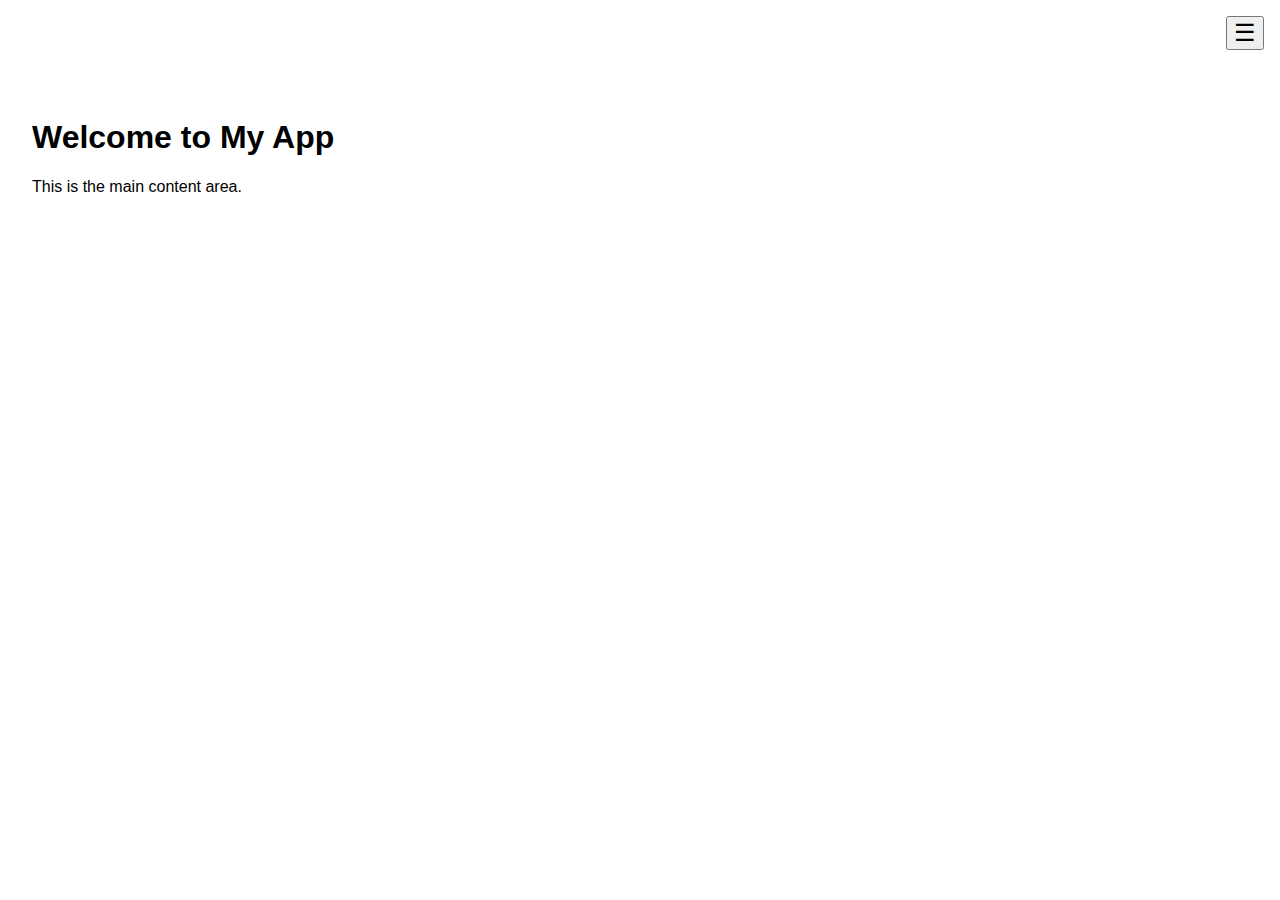
<file: test.html>
<!DOCTYPE html>
<html lang="en">
<head>
    <meta charset="UTF-8">
    <meta name="viewport" content="width=device-width, initial-scale=1.0">
    <style>
      /* styles.css */
body {
    font-family: Arial, sans-serif;
    margin: 0;
    padding: 0;
}

header {
    background-color: var(--primary-color); /* Set your primary color here */
    color: white;
    padding: 1rem;
    display: flex;
    justify-content: flex-end;
}

#toggleDrawer {
    font-size: 1.5rem;
    cursor: pointer;
}

#myDrawer {
    position: fixed;
    top: 0;
    left: -250px; /* Initial position (off-screen) */
    width: 250px;
    height: 100%;
    background-color: #212121; /* Set your drawer color here */
    transition: left 0.3s ease;
}

#myDrawer ul {
    list-style: none;
    padding: 0;
}

#myDrawer li {
    padding: 1rem;
}

#myDrawer a {
    color: green;
    text-decoration: none;
}

main {
    padding: 2rem;
}

    </style>
    <title>Material You Drawer</title>
</head>
<body>
    <!-- Header -->
    <header>
        <button id="toggleDrawer">☰</button>
    </header>

    <!-- Drawer -->
    <nav id="myDrawer">
        <ul>
            <li><a href="#">Home</a></li>
            <li><a href="#">About</a></li>
            <li><a href="#">Services</a></li>
            <!-- Add more menu items as needed -->
        </ul>
    </nav>

    <!-- Main Content -->
    <main>
        <h1>Welcome to My App</h1>
        <p>This is the main content area.</p>
    </main>

    <!-- JavaScript -->
    <script>
      // script.js
const toggleButton = document.getElementById('logoImg');
const drawer = document.getElementById('myDrawer');

toggleButton.addEventListener('click', () => {
    drawer.style.left = drawer.style.left === '0px' ? '-250px' : '0px';
});

    </script>
</body>
</html>
</file>
<file: css/global-min.css>
html{font-family:"Gabarito",sans-serif;overflow-x:hidden;height:100%;}body{padding:0;margin:0;overflow-x:hidden;background-color:var(--md-sys-color-background);color:var(--md-sys-color-on-background);}div.logo{margin-left:4px;display:flex;justify-content:center;align-items:center;}.logo img{width:48px;height:fit-content;pointer-events:none;}header{background-color:var(--md-sys-color-background);position:fixed;font-size:24px;left:0;right:0;height:64px;display:flex;align-items:center;box-shadow:0 2px 8px 0 rgba(32,33,36,.08);z-index:2;color:var(--md-sys-color-on-surface-container);display:block;}.header-container{display:flex;align-items:center}header *{display:inline;}header li{margin:5px 0 5px 0;}header li a{color:var(--md-sys-color-on-primary-container);font-size:18px;text-decoration:none;border-radius:12px;padding:10px 6px 10px 0;}header li a:hover{color:var(--md-sys-color-tertiary);}header li a:active{border-color:#448aff;}footer{display:flex;flex-direction:column;text-align:center;background-color:var(--md-sys-color-surface-container);color:var(--md-sys-color-on-surface-container);font-size:24px;}footer p{font-size:18px;}#footer{display:flex;width:100%;justify-content:right;flex-direction:row;padding:32px;margin:0 auto;}.footer_col{display:flex;flex-direction:column;width:50%;text-align:left;padding:0 16px;}#footer a{color:var(--md-sys-color-primary);text-decoration:none;font-size:18px;margin-bottom:6px;}.footer_1{text-align:left;}.backdrop-container{display:none;position:fixed;z-index:2;left:0;top:0;width:100%;height:100%;overflow:auto;-webkit-animation:fadeIn .6s ease-in-out;animation:fadeIn .6s ease-in-out;}.sidenav-container{height:99%;width:0;position:fixed;z-index:3;top:0;left:0;background-color:var(--md-sys-color-surface-container-low);overflow-x:hidden;transition:.3s;padding-top:10px;display:flex;flex-direction:column;align-items:center;border-radius:0 30px 30px 0;margin:4px;}.sidenav-container a{text-decoration:none;font-size:20px;color:var(--md-sys-color-on-surface-variant);display:block;}.sidenav-container p{font-size:24px;color:var(--md-sys-color-primary);padding-left:12px;}.sidenav-container .closebtn{height:40px;width:fit-content;}.sidenav-container .drawer-close-button{width:100%;padding:12px;display:flex;}#links{width:100%;padding:16px;}#links a{width:100;margin:0 6px 0 6px;display:flex;padding:10px;justify-content:flex-start;text-align:center;align-items:center;border-radius:32px;}#links a:active{background-color:var(--md-sys-color-secondary-container);}#links span{font-size:28px;margin-right:8px;}#links p{font-size:14px;padding:8px;padding-left:12px;padding-bottom:0;color:var(--md-sys-color-on-surface-variant);}#homeLink{color:var(--md-sys-color-on-secondary-container);background-color:var(--md-sys-color-secondary-container);}@media (min-width:100px) and (max-width:1024px){div.logo{width:max-content}header{font-size:larger;height:60px;border-radius:0 0 20px 20px;margin-bottom:0;box-shadow:0 0 0 0 #111111}.header-container{box-shadow:0}header p{padding:0 12px;font-size:22px}.logo img{width:22px;height:22px;margin-left:20px;content:url(../img/menu.webp);pointer-events:all}header li a{display:none}.header-container{display:flex;justify-content:center;align-items:center;width:max-content}body{width:100%}footer{box-sizing:border-box;margin:0;width:auto}#footer{display:flex;flex-direction:column;justify-content:left;box-sizing:border-box;margin:0;padding:5px}#footer h3{width:100%;font-size:25px}.footer_1{display:none}@media (prefers-color-scheme:dark){.logo img{content:url(/img/menu-white.webp)}}}@media (prefers-color-scheme:dark){#mySidenav img{content:url(/img/swpro_white.svg)}}
</file>
<file: css/light.css>
.light {
  --md-sys-color-primary: rgb(62 95 144);
  --md-sys-color-surface-tint: rgb(62 95 144);
  --md-sys-color-on-primary: rgb(255 255 255);
  --md-sys-color-primary-container: rgb(213 227 255);
  --md-sys-color-on-primary-container: rgb(0 27 60);
  --md-sys-color-secondary: rgb(85 95 113);
  --md-sys-color-on-secondary: rgb(255 255 255);
  --md-sys-color-secondary-container: rgb(217 227 248);
  --md-sys-color-on-secondary-container: rgb(18 28 43);
  --md-sys-color-tertiary: rgb(111 86 117);
  --md-sys-color-on-tertiary: rgb(255 255 255);
  --md-sys-color-tertiary-container: rgb(248 216 254);
  --md-sys-color-on-tertiary-container: rgb(40 19 47);
  --md-sys-color-error: rgb(186 26 26);
  --md-sys-color-on-error: rgb(255 255 255);
  --md-sys-color-error-container: rgb(255 218 214);
  --md-sys-color-on-error-container: rgb(65 0 2);
  --md-sys-color-background: rgb(249 249 255);
  --md-sys-color-on-background: rgb(25 28 32);
  --md-sys-color-surface: rgb(249 249 255);
  --md-sys-color-on-surface: rgb(25 28 32);
  --md-sys-color-surface-variant: rgb(224 226 236);
  --md-sys-color-on-surface-variant: rgb(67 71 78);
  --md-sys-color-outline: rgb(116 119 127);
  --md-sys-color-outline-variant: rgb(196 198 207);
  --md-sys-color-shadow: rgb(0 0 0);
  --md-sys-color-scrim: rgb(0 0 0);
  --md-sys-color-inverse-surface: rgb(46 48 53);
  --md-sys-color-inverse-on-surface: rgb(240 240 247);
  --md-sys-color-inverse-primary: rgb(168 200 255);
  --md-sys-color-primary-fixed: rgb(213 227 255);
  --md-sys-color-on-primary-fixed: rgb(0 27 60);
  --md-sys-color-primary-fixed-dim: rgb(168 200 255);
  --md-sys-color-on-primary-fixed-variant: rgb(37 71 119);
  --md-sys-color-secondary-fixed: rgb(217 227 248);
  --md-sys-color-on-secondary-fixed: rgb(18 28 43);
  --md-sys-color-secondary-fixed-dim: rgb(189 199 220);
  --md-sys-color-on-secondary-fixed-variant: rgb(61 71 88);
  --md-sys-color-tertiary-fixed: rgb(248 216 254);
  --md-sys-color-on-tertiary-fixed: rgb(40 19 47);
  --md-sys-color-tertiary-fixed-dim: rgb(219 188 225);
  --md-sys-color-on-tertiary-fixed-variant: rgb(86 62 93);
  --md-sys-color-surface-dim: rgb(217 217 224);
  --md-sys-color-surface-bright: rgb(249 249 255);
  --md-sys-color-surface-container-lowest: rgb(255 255 255);
  --md-sys-color-surface-container-low: rgb(243 243 250);
  --md-sys-color-surface-container: rgb(237 237 244);
  --md-sys-color-surface-container-high: rgb(231 232 238);
  --md-sys-color-surface-container-highest: rgb(225 226 233);
  --color-primary: rgb(77, 119, 184);   /* Blue */
  --color-secondary: rgb(220, 20, 60);  /* Crimson */
  --color-tertiary: rgb(34, 139, 34);   /* Forest Green */
  --color-quaternary: rgb(255, 140, 0); /* Dark Orange */
  --color-quinary: rgb(148, 0, 211);    /* Dark Violet */
  --color-senary: rgb(30, 144, 255);    /* Dodger Blue */
}
</file>
<file: css/dark.css>
.dark {
  --md-sys-color-primary: rgb(168 200 255);
  --md-sys-color-surface-tint: rgb(168 200 255);
  --md-sys-color-on-primary: rgb(5 48 95);
  --md-sys-color-primary-container: rgb(37 71 119);
  --md-sys-color-on-primary-container: rgb(213 227 255);
  --md-sys-color-secondary: rgb(189 199 220);
  --md-sys-color-on-secondary: rgb(39 49 65);
  --md-sys-color-secondary-container: rgb(61 71 88);
  --md-sys-color-on-secondary-container: rgb(217 227 248);
  --md-sys-color-tertiary: rgb(219 188 225);
  --md-sys-color-on-tertiary: rgb(62 40 69);
  --md-sys-color-tertiary-container: rgb(86 62 93);
  --md-sys-color-on-tertiary-container: rgb(248 216 254);
  --md-sys-color-error: rgb(255 180 171);
  --md-sys-color-on-error: rgb(105 0 5);
  --md-sys-color-error-container: rgb(147 0 10);
  --md-sys-color-on-error-container: rgb(255 218 214);
  --md-sys-color-background: rgb(17 19 24);
  --md-sys-color-on-background: rgb(225 226 233);
  --md-sys-color-surface: rgb(17 19 24);
  --md-sys-color-on-surface: rgb(225 226 233);
  --md-sys-color-surface-variant: rgb(67 71 78);
  --md-sys-color-on-surface-variant: rgb(196 198 207);
  --md-sys-color-outline: rgb(142 145 153);
  --md-sys-color-outline-variant: rgb(67 71 78);
  --md-sys-color-shadow: rgb(0 0 0);
  --md-sys-color-scrim: rgb(0 0 0);
  --md-sys-color-inverse-surface: rgb(225 226 233);
  --md-sys-color-inverse-on-surface: rgb(46 48 53);
  --md-sys-color-inverse-primary: rgb(62 95 144);
  --md-sys-color-primary-fixed: rgb(213 227 255);
  --md-sys-color-on-primary-fixed: rgb(0 27 60);
  --md-sys-color-primary-fixed-dim: rgb(168 200 255);
  --md-sys-color-on-primary-fixed-variant: rgb(37 71 119);
  --md-sys-color-secondary-fixed: rgb(217 227 248);
  --md-sys-color-on-secondary-fixed: rgb(18 28 43);
  --md-sys-color-secondary-fixed-dim: rgb(189 199 220);
  --md-sys-color-on-secondary-fixed-variant: rgb(61 71 88);
  --md-sys-color-tertiary-fixed: rgb(248 216 254);
  --md-sys-color-on-tertiary-fixed: rgb(40 19 47);
  --md-sys-color-tertiary-fixed-dim: rgb(219 188 225);
  --md-sys-color-on-tertiary-fixed-variant: rgb(86 62 93);
  --md-sys-color-surface-dim: rgb(17 19 24);
  --md-sys-color-surface-bright: rgb(55 57 62);
  --md-sys-color-surface-container-lowest: rgb(12 14 19);
  --md-sys-color-surface-container-low: rgb(25 28 32);
  --md-sys-color-surface-container: rgb(29 32 36);
  --md-sys-color-surface-container-high: rgb(40 42 47);
  --md-sys-color-surface-container-highest: rgb(51 53 58);
  --color-primary: rgb(77, 119, 184);
  --color-secondary: rgb(255, 99, 71);
  --color-tertiary: rgb(60, 179, 113);
  --color-quaternary: rgb(255, 215, 0);
  --color-quinary: rgb(147, 112, 219);
  --color-senary: rgb(0, 191, 255);
}
</file>
